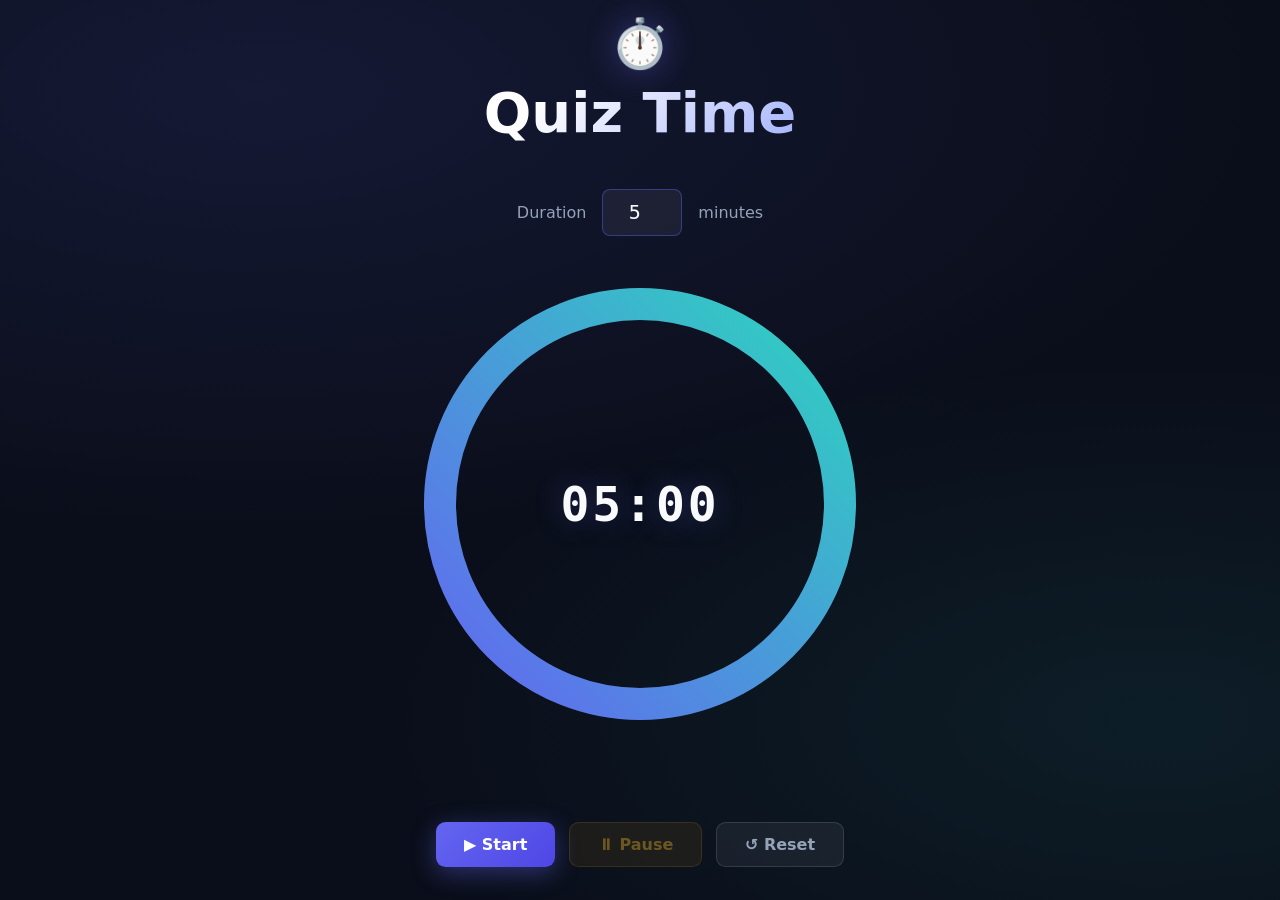
<file: index.html>
<!DOCTYPE html>
<html lang="en">
<head>
  <meta charset="UTF-8">
  <meta name="viewport" content="width=device-width, initial-scale=1.0">
  <title>Timers</title>
  <meta http-equiv="refresh" content="0; url=timers/index.html">
  <script>window.location.replace("timers/index.html");</script>
</head>
<body>
  <p>Loading <a href="timers/index.html">timers</a>…</p>
</body>
</html>
</file>
<file: timers/css/tools.css>
/* session-tools styles */
:root {
  --bg: #0a0e1a;
  --accent: #6366f1;
  --accent-light: #a5b4fc;
  --teal: #2dd4bf;
  --text: #f8fafc;
  --muted: #94a3b8;
  --danger: #ef4444;
  --danger-glow: rgba(239, 68, 68, 0.45);
  --success: #10b981;
  --font: "Segoe UI", system-ui, -apple-system, sans-serif;
  --mono: "SF Mono", "Fira Code", Consolas, monospace;
}

* { box-sizing: border-box; margin: 0; padding: 0; }

html, body {
  height: 100%;
  overflow: hidden;
  font-family: var(--font);
  background: var(--bg);
  color: var(--text);
}

.presenter {
  width: 100vw;
  height: 100vh;
  position: relative;
}

.slide-viewport {
  width: 100vw;
  height: 100vh;
  display: flex;
  align-items: center;
  justify-content: center;
  padding: 2vh 5vw 4vh;
  background:
    radial-gradient(ellipse 80% 50% at 20% 10%, rgba(99,102,241,0.12), transparent),
    radial-gradient(ellipse 60% 40% at 90% 80%, rgba(45,212,191,0.08), transparent),
    var(--bg);
}

.slide {
  width: 90vw;
  max-height: 92vh;
  display: none;
  flex-direction: column;
  align-items: center;
  justify-content: center;
  position: relative;
  animation: fadeIn 0.25s ease;
}

.slide.active { display: flex; }

@keyframes fadeIn {
  from { opacity: 0; transform: scale(0.98); }
  to { opacity: 1; transform: scale(1); }
}

.slide-badge {
  font-size: 3rem;
  margin-bottom: 0.5rem;
  filter: drop-shadow(0 0 16px rgba(99,102,241,0.4));
}

.slide h1 {
  font-size: clamp(2.2rem, 5vw, 3.5rem);
  font-weight: 800;
  text-align: center;
  margin-bottom: 0.5rem;
  background: linear-gradient(135deg, #fff 20%, var(--accent-light));
  -webkit-background-clip: text;
  -webkit-text-fill-color: transparent;
  background-clip: text;
}

.accent-bar {
  width: 100px;
  height: 4px;
  background: linear-gradient(90deg, var(--accent), var(--teal));
  border-radius: 2px;
  margin: 0.75rem auto 1.5rem;
}

/* ── Timer panel (both slides) ── */
.timer-panel {
  display: flex;
  flex-direction: column;
  align-items: center;
  gap: 1.75rem;
  width: min(700px, 90%);
}

.timer-setup {
  display: flex;
  align-items: center;
  gap: 1rem;
  flex-wrap: wrap;
  justify-content: center;
}

.timer-setup label { color: var(--muted); font-size: 1rem; }

.timer-setup input {
  width: 5rem;
  padding: 0.65rem 0.85rem;
  font-size: 1.25rem;
  font-family: var(--mono);
  text-align: center;
  background: rgba(255,255,255,0.06);
  border: 1px solid rgba(99,102,241,0.4);
  border-radius: 0.5rem;
  color: var(--text);
  outline: none;
}

.timer-setup input:focus {
  border-color: var(--teal);
  box-shadow: 0 0 0 3px rgba(45,212,191,0.2);
}

.timer-ring-wrap {
  position: relative;
  width: min(480px, 88vw);
  height: min(480px, 88vw);
  display: flex;
  align-items: center;
  justify-content: center;
}

.timer-ring {
  position: absolute;
  inset: 0;
  transform: rotate(-90deg);
}

.timer-ring circle { fill: none; stroke-width: 8; }
.timer-ring .ring-bg { stroke: rgba(255,255,255,0.08); }
.timer-ring .ring-progress {
  stroke: url(#ringGradient);
  stroke-linecap: round;
  transition: stroke-dashoffset 0.3s linear, stroke 0.3s;
}

.timer-display {
  font-family: var(--mono);
  font-size: clamp(2rem, 5.5vw, 3rem);
  font-weight: 700;
  letter-spacing: 0.06em;
  color: var(--text);
  text-shadow: 0 0 30px rgba(99,102,241,0.3);
  transition: color 0.3s, text-shadow 0.3s, transform 0.3s;
  z-index: 1;
  line-height: 1;
  max-width: 52%;
  text-align: center;
}

.timer-display.warning {
  color: #fbbf24;
  text-shadow: 0 0 40px rgba(251,191,36,0.5);
}

.timer-display.danger {
  color: var(--danger);
  text-shadow: 0 0 50px var(--danger-glow);
  animation: pulse-danger 0.8s ease-in-out infinite;
}

@keyframes pulse-danger {
  0%, 100% { transform: scale(1); }
  50% { transform: scale(1.04); }
}

.timer-ring-wrap.danger .ring-progress { stroke: var(--danger); }

.timer-controls {
  display: flex;
  gap: 0.85rem;
  flex-wrap: wrap;
  justify-content: center;
}

.btn {
  font-family: var(--font);
  font-size: 1rem;
  font-weight: 600;
  padding: 0.75rem 1.75rem;
  border: none;
  border-radius: 0.6rem;
  cursor: pointer;
  transition: transform 0.15s, box-shadow 0.15s, opacity 0.15s;
}

.btn:hover:not(:disabled) { transform: translateY(-2px); }
.btn:disabled { opacity: 0.4; cursor: not-allowed; }

.btn-start {
  background: linear-gradient(135deg, var(--accent), #4f46e5);
  color: #fff;
  box-shadow: 0 6px 24px rgba(99,102,241,0.4);
}

.btn-pause {
  background: rgba(245,158,11,0.2);
  color: #fbbf24;
  border: 1px solid rgba(245,158,11,0.4);
}

.btn-reset {
  background: rgba(255,255,255,0.06);
  color: var(--muted);
  border: 1px solid rgba(255,255,255,0.12);
}

.timer-status {
  font-size: 0.95rem;
  color: var(--teal);
  min-height: 1.4rem;
  text-align: center;
}

/* ── Break / Practice slide header (slide 2) ── */
.break-slide-header {
  display: flex;
  flex-direction: column;
  align-items: center;
  width: 100%;
}

#breakSlideBadge {
  transition: opacity 0.35s ease;
}

.break-practice-heading {
  display: flex;
  flex-wrap: nowrap;
  align-items: center;
  justify-content: center;
  width: 100%;
  margin: 0 0 0.5rem;
  font-size: clamp(2.2rem, 5vw, 3.5rem);
  font-weight: 800;
  line-height: 1.15;
  text-align: center;
  color: #eef2ff;
  text-shadow: 0 0 40px rgba(165, 180, 252, 0.25);
}

.title-slot {
  display: inline-flex;
  overflow: hidden;
  max-width: 24rem;
  opacity: 1;
  flex: 0 1 auto;
  transition:
    opacity 0.4s ease,
    max-width 0.45s cubic-bezier(0.4, 0, 0.2, 1);
}

.title-slot--sep {
  max-width: 4rem;
}

.title-slot.is-collapsed {
  max-width: 0;
  opacity: 0;
  pointer-events: none;
}

.title-chip {
  display: inline-block;
  font: inherit;
  font-size: inherit;
  font-weight: inherit;
  line-height: inherit;
  color: #eef2ff;
  -webkit-text-fill-color: #eef2ff;
  border: none;
  margin: 0;
  padding: 0.12em 0.28em;
  background: transparent;
  border-radius: 0.3em;
  cursor: pointer;
  white-space: nowrap;
  transition: color 0.2s ease, box-shadow 0.2s ease;
}

.title-chip--sep {
  color: var(--muted);
  -webkit-text-fill-color: var(--muted);
  cursor: default;
  user-select: none;
  pointer-events: none;
}

.title-chip:not(.title-chip--sep):hover {
  color: var(--accent-light);
  -webkit-text-fill-color: var(--accent-light);
  box-shadow: 0 0 0 2px rgba(99, 102, 241, 0.35);
}

.title-chip[aria-pressed="true"] {
  box-shadow: 0 0 0 2px rgba(45, 212, 191, 0.5);
}

.break-slide-header .accent-bar {
  margin-top: 0.25rem;
}

#breakSlideBadge.mode-break-only,
#breakSlideBadge.mode-practice-only {
  cursor: pointer;
}

@media (prefers-reduced-motion: reduce) {
  .title-slot,
  #breakSlideBadge {
    transition: none;
  }
}
</file>
